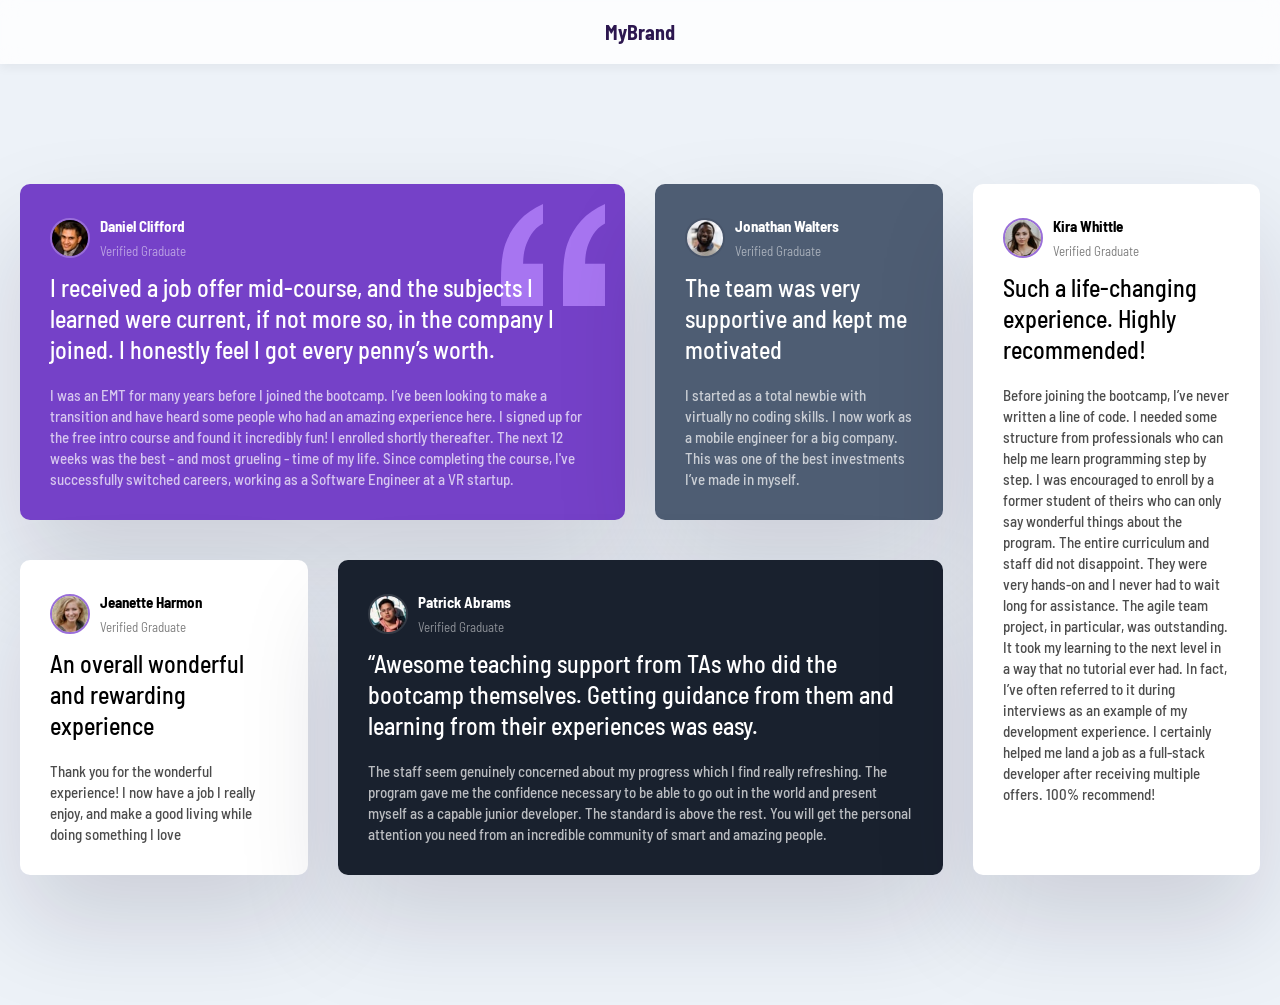
<file: index.html>
<!DOCTYPE html>
<html lang="en">
<head>
  <meta charset="UTF-8">
  <meta name="viewport" content="width=device-width, initial-scale=1.0">
  <title>Document</title>
  <link rel="stylesheet" href="styles.css">
</head>
<body>
  <nav class="navbar">
    <h2 class="logo">MyBrand</h2>
  </nav>

  <div class="testimonials">
    <div class="card card--bg-purple">
      <header class="card__header">
        <img src="images/image-daniel.jpg" class="card__img" alt="">
        <div>
          <h3>Daniel Clifford</h3>
          <p>Verified Graduate</p>
        </div>
      </header>
      <p class="card__lead">
        I received a job offer mid-course, and the subjects I learned were current, if not more so, in the company I joined. I honestly feel I got every penny’s worth.
      </p>
      <p class="card__quote">
        I was an EMT for many years before I joined the bootcamp. I’ve been looking to make a transition and have heard some people who had an amazing experience here. I signed up for the free intro course and found it incredibly fun! I enrolled shortly thereafter. The next 12 weeks was the best - and most grueling - time of my life. Since completing the course, I've successfully switched careers, working as a Software Engineer at a VR startup.
      </p>
    </div>
    <div class="card card--bg-gray-blue">
      <header class="card__header">
        <img src="images/image-jonathan.jpg" class="card__img" alt="">
        <div>
          <h3>Jonathan Walters</h3>
          <p>Verified Graduate</p>
        </div>
      </header>
      <p class="card__lead">
        The team was very supportive and kept me motivated   
      </p>
      <p class="card__quote">
        I started as a total newbie with virtually no coding skills. I now work as a mobile engineer for a big company. This was one of the best investments I’ve made in myself.
      </p>
    </div>
    <div class="card">
      <header class="card__header">
        <img src="images/image-jeanette.jpg" class="card__img" alt="">
        <div>
          <h3>Jeanette Harmon</h3>
          <p>Verified Graduate</p>
        </div>
      </header>
      <p class="card__lead">
        An overall wonderful and rewarding experience
      </p>
      <p class="card__quote">
        Thank you for the wonderful experience! I now have a job I really enjoy, and make a good living while doing something I love
      </p>
    </div>
    <div class="card card--bg-black-blue">
      <header class="card__header">
        <img src="images/image-patrick.jpg" class="card__img" alt="">
        <div>
          <h3>Patrick Abrams</h3>
          <p>Verified Graduate</p>
        </div>
      </header>
      <p class="card__lead">
        “Awesome teaching support from TAs who did the bootcamp themselves. Getting guidance from them and learning from their experiences was easy.
      </p>
      <p class="card__quote">
        The staff seem genuinely concerned about my progress which I find really refreshing. The program gave me the confidence necessary to be able to go out in the world and present myself as a capable junior developer. The standard is above the rest. You will get the personal attention you need from an incredible community of smart and amazing people.
      </p>
    </div>
    <div class="card">
      <header class="card__header">
        <img src="images/image-kira.jpg" class="card__img" alt="">
        <div>
          <h3>Kira Whittle</h3>
          <p>Verified Graduate</p>
        </div>
      </header>
      <p class="card__lead">
        Such a life-changing experience. Highly recommended!
      </p>
      <p class="card__quote">
        Before joining the bootcamp, I’ve never written a line of code. I needed some structure from professionals who can help me learn programming step by step. I was encouraged to enroll by a former student of theirs who can only say wonderful things about the program. The entire curriculum and staff did not disappoint. They were very hands-on and I never had to wait long for assistance. The agile team project, in particular, was outstanding. It took my learning to the next level in a way that no tutorial ever had. In fact, I’ve often referred to it during interviews as an example of my development experience. I certainly helped me land a job as a full-stack developer after receiving multiple offers. 100% recommend!
      </p>
    </div>
  </div>

  <footer>
    
  </footer>
</body>
</html>
</file>
<file: styles.css>
@import url('https://fonts.googleapis.com/css2?family=Barlow+Semi+Condensed:wght@200;300;400;700&display=swap');

* {
  box-sizing: border-box;
  margin: 0;
  padding: 0;
}

body {
  background: #edf2f8;
  font-family: 'Barlow Semi Condensed', sans-serif;
  line-height: 1.7;
  font-size: 13px;
}

.testimonials {
    max-width: 1440px;
    margin: 100px auto;
    padding: 20px;
    display: grid;
    grid-template-columns: repeat(4, 1fr);
    gap: 30px;
}

.card {
    background: #fff;
    border-radius: 10px;
    padding: 30px;
    box-shadow: rgba(17, 12, 46, 0.15) 0px 48px 100px 0px;
    margin-bottom: 10px;
    transition: transform 0.25s ease, box-shadow 0.25s ease;
}

.card__header {
    display: flex;
    align-items: center;
    margin-bottom: 10px;
}

.card__header h3 {
    font-size: 15px;
}

.card__header p {
    opacity: 50%;
}

.card__img {
    width: 40px;
    height: 40px;
    border-radius: 50%;
    margin-right: 10px;
    border: 2px solid #996ed9;
}

.card__lead {
    font-size: 1.5rem;
    font-weight: 500;
    line-height: 1.3;
    margin-bottom: 20px;
}

.card__quote {
    font-size: 15px;
    font-weight: 500;
    line-height: 1.4;
    opacity: 70%;
}

.card--bg-purple {
    background: hsl(263, 55%, 52%);
    color: #fff;
    background-image: url('./images/bg-pattern-quotation.svg');
    background-repeat: no-repeat;
    background-position: top 20px right 20px;
}

.card--bg-gray-blue {
    background: hsl(217, 19%, 38%);
    color: #fff;
    background-repeat: no-repeat;
    background-position: top 20px right 20px;
}

.card--bg-black-blue {
    background: hsl(219, 29%, 14%);
    color: #fff;
    background-repeat: no-repeat;
    background-position: top 20px right 20px;
}

.card:nth-of-type(1){
    grid-column: 1 / 3;
}

.card:nth-of-type(4){
    grid-column: 2 / 4;
    grid-row: 2;
}

.card:nth-of-type(5){
    grid-column: 4;
    grid-row: 1 / 3;
}

@media (max-width: 768px) {
    .testimonials {
      grid-template-columns: 1fr;
      padding: 15px;
  }

  .card {
      padding: 20px;
      margin-bottom: 20px;
  }

  .card__lead {
      font-size: 1.2rem;
  }

    .card:nth-of-type(1),
    .card:nth-of-type(4),
    .card:nth-of-type(5) {
        grid-column: auto;
        grid-row: auto;
    }
}

.card.card--bg-gray-blue .card__img {
  border-color: #48556a;
}

.card.card--bg-black-blue .card__img {
  border-color: #333a45;
}

.navbar {
  width: 100%;
  background: #ffffffcc;
  padding: 15px 30px;
  position: sticky;
  top: 0;
  backdrop-filter: blur(10px);
  display: flex;
  align-items: center;
  justify-content: center;
  box-shadow: 0 4px 10px rgba(0,0,0,0.05);
}

.logo {
  font-size: 20px;
  font-weight: 700;
  color: hsl(263, 55%, 20%);
}
</file>
